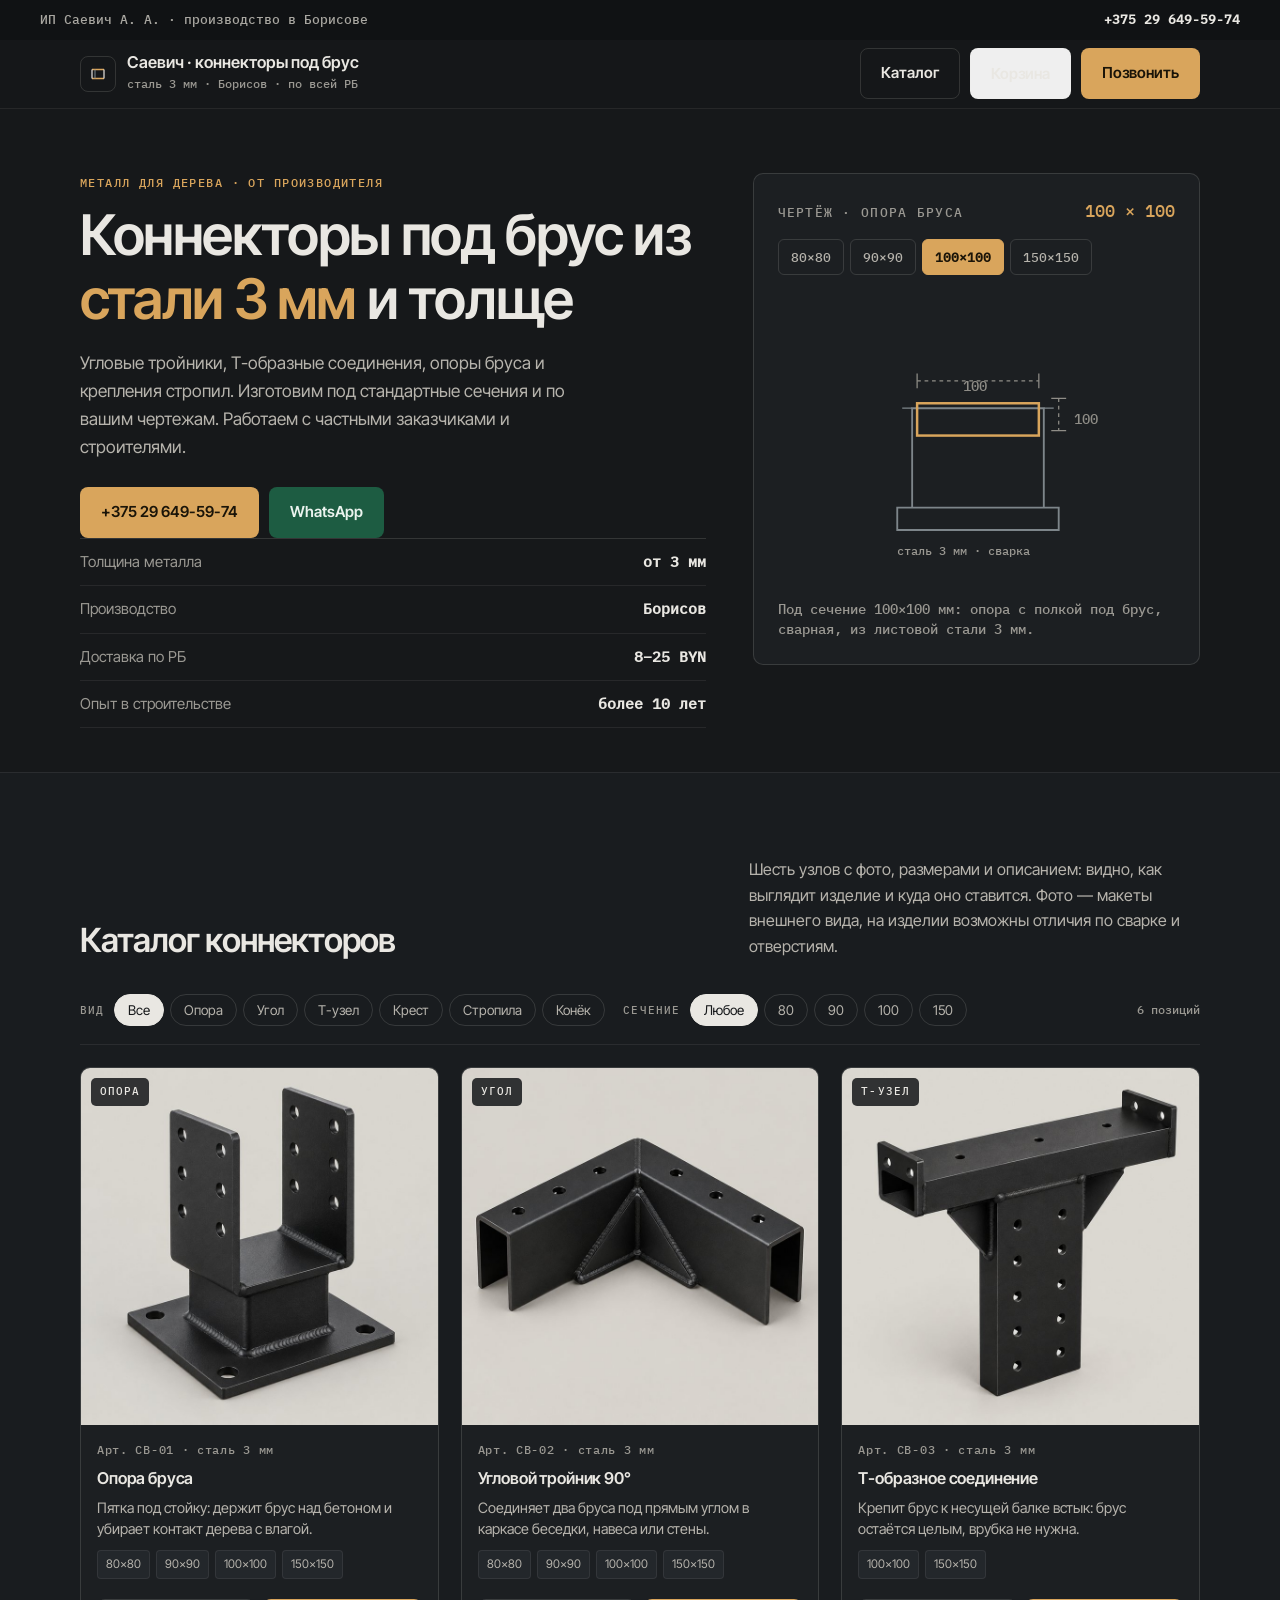
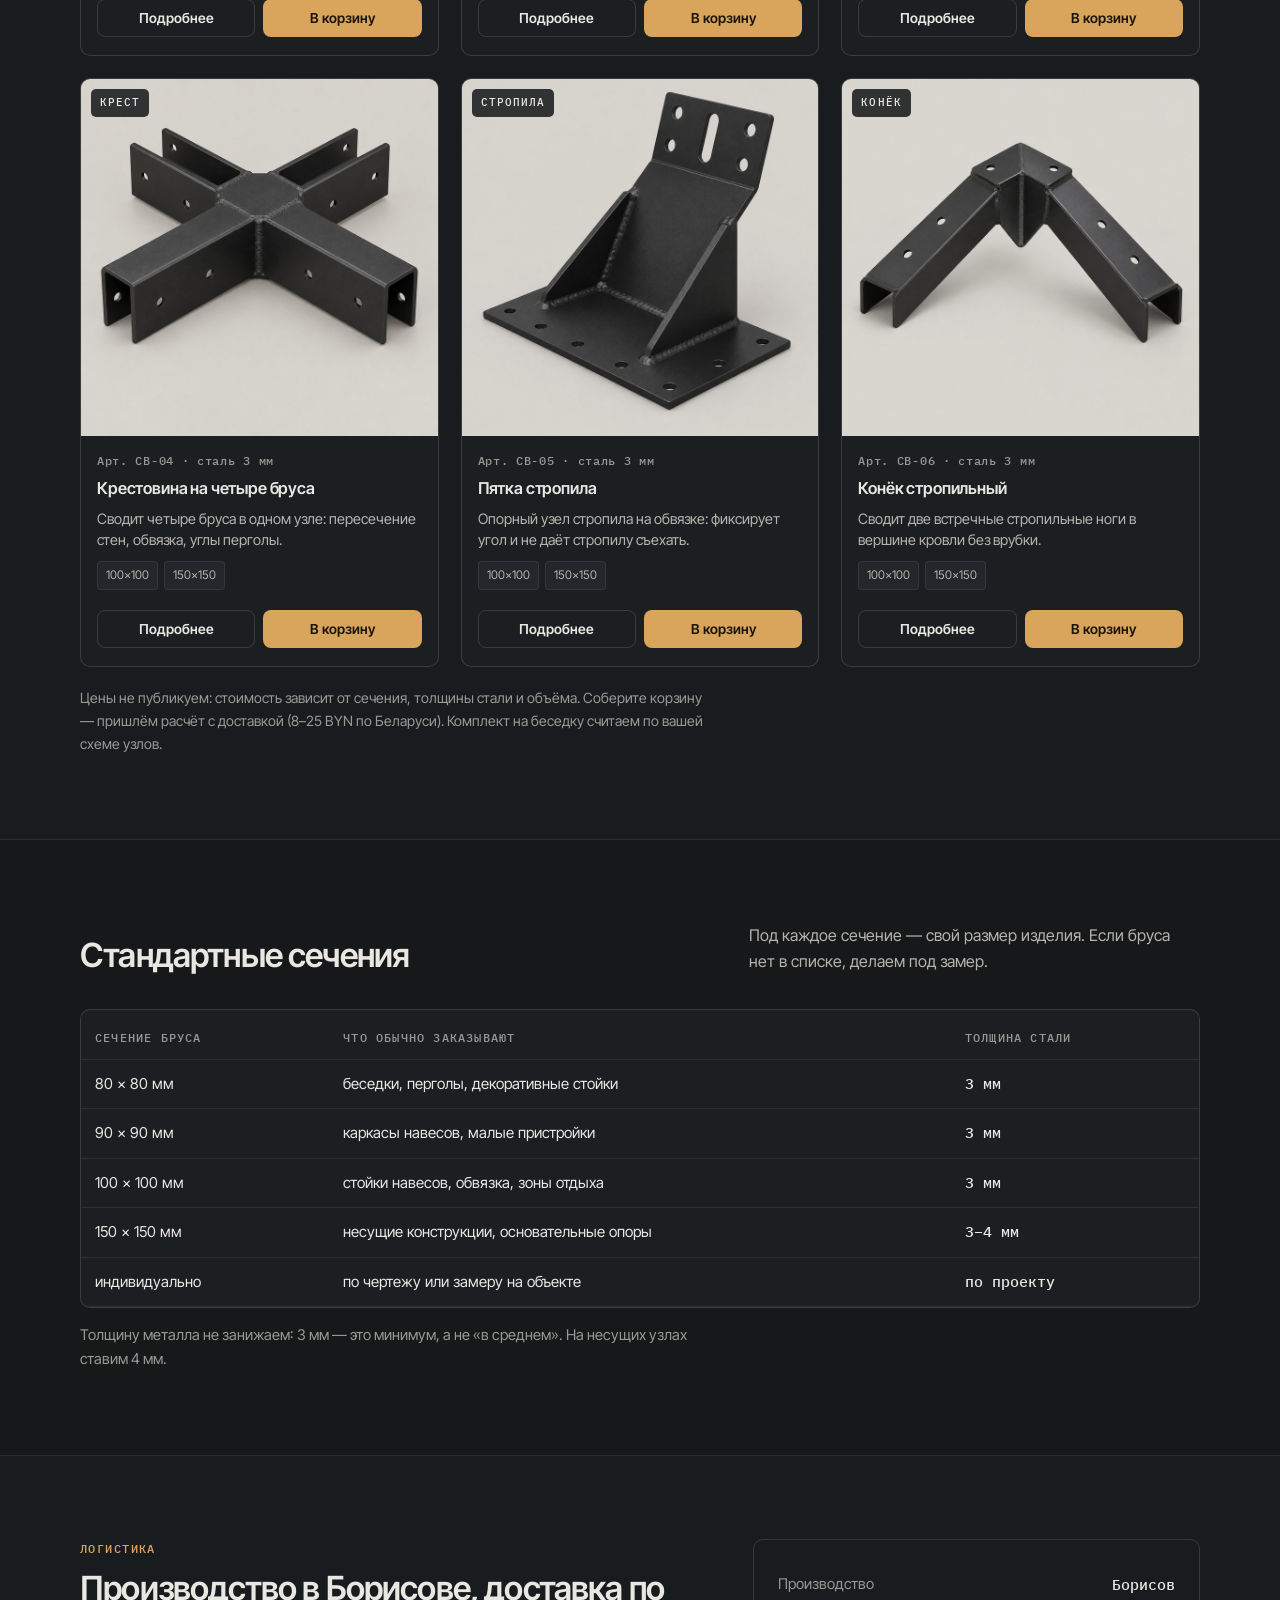
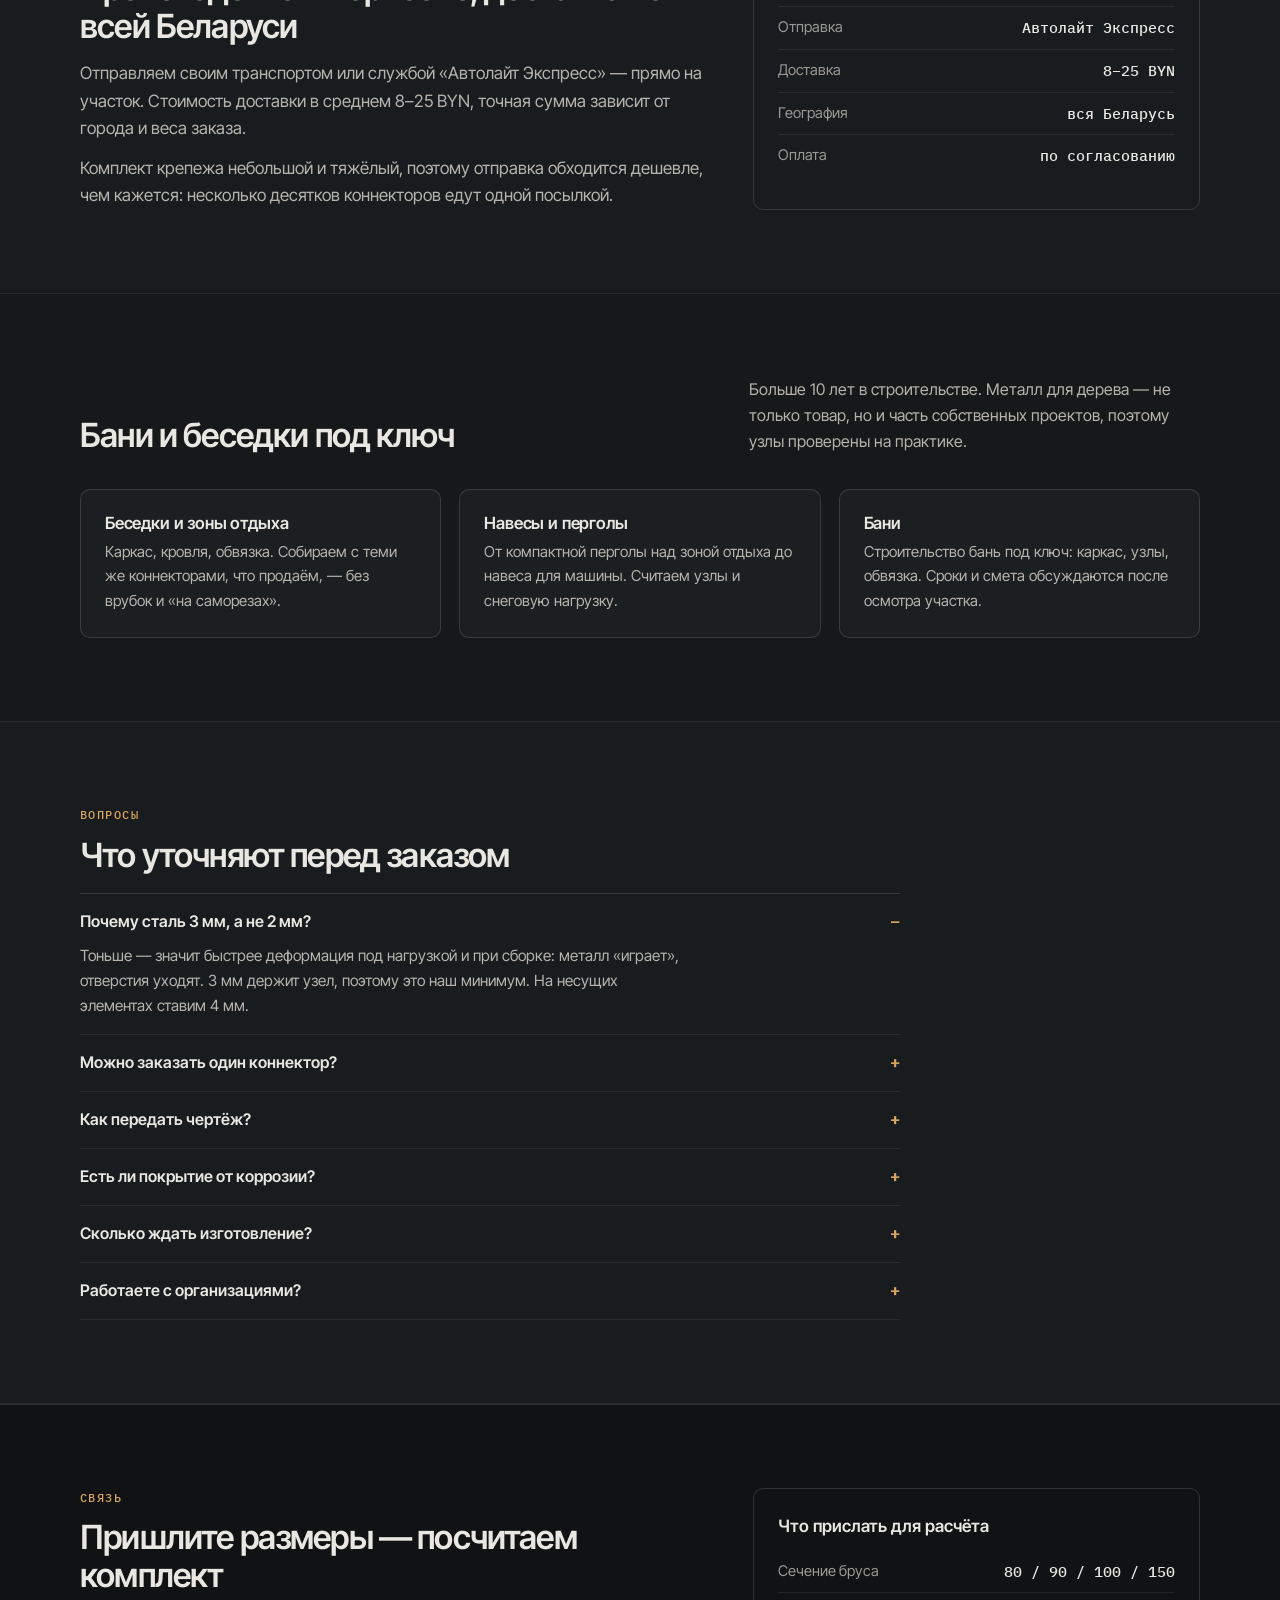
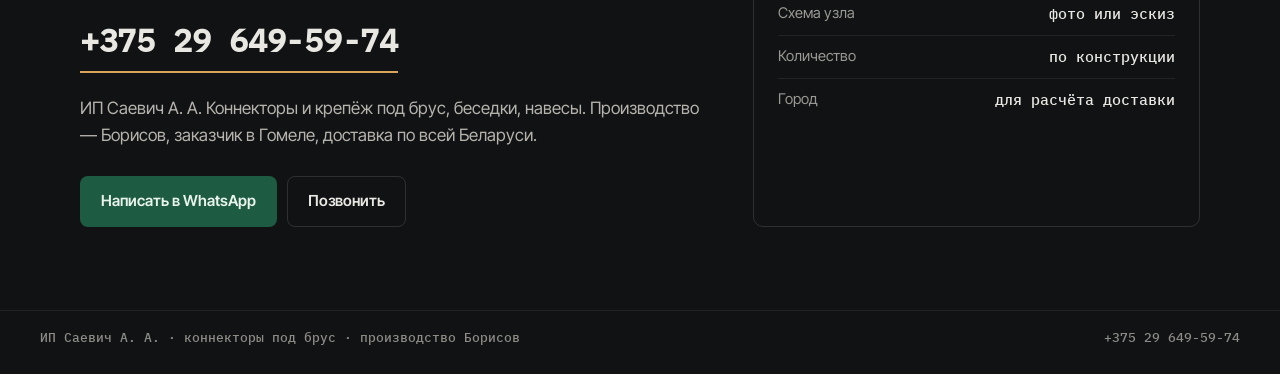
<file: index.html>
<!DOCTYPE html>
<html lang="ru">
<head>
<meta charset="UTF-8">
<meta name="viewport" content="width=device-width, initial-scale=1">
<title>Коннекторы под брус из стали 3 мм — производство, Борисов | ИП Саевич</title>
<meta name="description" content="Каталог коннекторов под брус с фото и описанием узла: опора, угловой тройник, Т-соединение, крестовина, пятка и конёк стропила. Сечения 80, 90, 100, 150 мм, сталь 3 мм. Корзина и расчёт комплекта, доставка по Беларуси. +375 29 649-59-74.">
<link rel="icon" href="favicon.svg" type="image/svg+xml">
<meta property="og:type" content="website">
<meta property="og:image" content="images/conn-1.jpg">
<meta property="og:title" content="Коннекторы под брус — сталь 3 мм, от производителя">
<meta property="og:locale" content="ru_RU">
<link rel="stylesheet" href="style.css">
</head>
<body id="top">
<div class="top"><div class="wrap"><span>ИП Саевич А. А. · производство в Борисове</span><span><b>+375 29 649-59-74</b></span></div></div>
<header class="hdr"><div class="wrap hrow">
  <a class="logo" href="#top">
    <i><svg viewBox="0 0 24 24" width="18" height="18" aria-hidden="true"><path d="M4 6h16M4 18h16" stroke="#d9a55c" stroke-width="2"/><path d="M4 6v12M20 6v12" stroke="#e9e7e2" stroke-width="1.6"/><path d="M8 6v12" stroke="#7d858a" stroke-width="1.4"/></svg></i>
    <span><span class="lg-t">Саевич · коннекторы под брус</span><span class="lg-s">сталь 3 мм · Борисов · по всей РБ</span></span>
  </a>
  <div class="cta" style="margin:0">
    <a class="btn btn-ghost" href="#types">Каталог</a>
    <button class="btn btn-ghost cartbtn" type="button" data-open-cart>Корзина <span class="cartn" data-empty="true">0</span></button>
    <a class="btn btn-acc" href="tel:+375296495974">Позвонить</a>
  </div>
</div></header>
<main>
<section class="hero"><div class="wrap"><div class="hg">
  <div>
    <span class="lbl">Металл для дерева · от производителя</span>
    <h1>Коннекторы под брус из <em>стали 3 мм</em> и толще</h1>
    <p class="lead">Угловые тройники, Т-образные соединения, опоры бруса и крепления стропил. Изготовим под стандартные сечения и по вашим чертежам. Работаем с частными заказчиками и строителями.</p>
    <div class="cta">
      <a class="btn btn-acc" href="tel:+375296495974">+375 29 649-59-74</a>
      <a class="btn btn-wa" href="https://wa.me/375296495974" target="_blank" rel="noopener">WhatsApp</a>
    </div>
    <ul class="spec">
      <li><span>Толщина металла</span><b>от 3 мм</b></li>
      <li><span>Производство</span><b>Борисов</b></li>
      <li><span>Доставка по РБ</span><b>8–25 BYN</b></li>
      <li><span>Опыт в строительстве</span><b>более 10 лет</b></li>
    </ul>
  </div>
  <div class="draft">
    <div class="draft-head"><b>Чертёж · опора бруса</b><span class="val" id="dimVal">100 × 100</span></div>
    <div class="sizes" id="sizes" role="group" aria-label="Сечение бруса">
      <button data-s="80" aria-pressed="false">80×80</button>
      <button data-s="90" aria-pressed="false">90×90</button>
      <button data-s="100" aria-pressed="true">100×100</button>
      <button data-s="150" aria-pressed="false">150×150</button>
    </div>
    <svg class="tech" viewBox="0 0 320 240" role="img" aria-labelledby="tt td">
      <title id="tt">Опора бруса с размерами</title>
      <desc id="td">Схематичный чертёж стальной опоры под брус с указанием размера сечения.</desc>
      <g stroke="#7d858a" stroke-width="1.5" fill="none">
        <path id="plate" d="M96 176h130v18H96z"/>
        <path id="walls" d="M108 176V96h106v80"/>
        <path d="M108 96h-8M214 96h8" stroke-width="1"/>
      </g>
      <g id="beam" stroke="#d9a55c" stroke-width="2" fill="none">
        <rect id="beamRect" x="112" y="88" width="98" height="26"/>
      </g>
      <g font-family="IBM Plex Mono, monospace" font-size="11" fill="#8f8d87">
        <text id="dimW" x="140" y="82">100</text>
        <text id="dimH" x="238" y="112">100</text>
      </g>
      <g stroke="#8f8d87" stroke-width="1" fill="none">
        <path d="M112 74h98" stroke-dasharray="3 3"/><path d="M112 68v12M210 68v12"/>
        <path d="M226 88v26" stroke-dasharray="3 3"/><path d="M220 88h12M220 114h12"/>
      </g>
      <text x="96" y="214" font-family="IBM Plex Mono, monospace" font-size="10" fill="#9a9892">сталь 3 мм · сварка</text>
    </svg>
    <p class="cap" id="draftCap">Под сечение 100×100 мм: опора с полкой под брус, сварная, из листовой стали 3 мм.</p>
  </div>
</div></div></section>
<section class="blk alt" id="types"><div class="wrap">
  <div class="sec">
    <h2>Каталог коннекторов</h2>
    <p>Шесть узлов с фото, размерами и описанием: видно, как выглядит изделие и куда оно ставится. Фото — макеты внешнего вида, на изделии возможны отличия по сварке и отверстиям.</p>
  </div>
  <div class="catbar" id="filters">
    <div class="fgroup"><span>Вид</span>
      <button class="fchip" data-kind="all" aria-pressed="true">Все</button>
      <button class="fchip" data-kind="опора" aria-pressed="false">Опора</button>
      <button class="fchip" data-kind="угол" aria-pressed="false">Угол</button>
      <button class="fchip" data-kind="Т-узел" aria-pressed="false">Т-узел</button>
      <button class="fchip" data-kind="крест" aria-pressed="false">Крест</button>
      <button class="fchip" data-kind="стропила" aria-pressed="false">Стропила</button>
      <button class="fchip" data-kind="конёк" aria-pressed="false">Конёк</button>
    </div>
    <div class="fgroup"><span>Сечение</span>
      <button class="fchip" data-size="all" aria-pressed="true">Любое</button>
      <button class="fchip" data-size="80" aria-pressed="false">80</button>
      <button class="fchip" data-size="90" aria-pressed="false">90</button>
      <button class="fchip" data-size="100" aria-pressed="false">100</button>
      <button class="fchip" data-size="150" aria-pressed="false">150</button>
    </div>
    <div class="fcount" id="pcount" aria-live="polite">6 позиций</div>
  </div>
  <div class="pgrid" id="pgrid"></div>
  <p class="pempty" id="pempty" hidden>Под этот фильтр позиций нет. Сбросьте вид или сечение — или закажите изделие по чертежу.</p>
  <p class="pnote">Цены не публикуем: стоимость зависит от сечения, толщины стали и объёма. Соберите корзину — пришлём расчёт с доставкой (8–25 BYN по Беларуси). Комплект на беседку считаем по вашей схеме узлов.</p>
</div></section>


<section class="blk" id="sizes"><div class="wrap">
  <div class="sec">
    <h2>Стандартные сечения</h2>
    <p>Под каждое сечение — свой размер изделия. Если бруса нет в списке, делаем под замер.</p>
  </div>
  <div class="tblwrap">
    <table class="tbl">
      <thead><tr><th>Сечение бруса</th><th>Что обычно заказывают</th><th>Толщина стали</th></tr></thead>
      <tbody>
        <tr><td>80 × 80 мм</td><td>беседки, перголы, декоративные стойки</td><td>3 мм</td></tr>
        <tr><td>90 × 90 мм</td><td>каркасы навесов, малые пристройки</td><td>3 мм</td></tr>
        <tr><td>100 × 100 мм</td><td>стойки навесов, обвязка, зоны отдыха</td><td>3 мм</td></tr>
        <tr><td>150 × 150 мм</td><td>несущие конструкции, основательные опоры</td><td>3–4 мм</td></tr>
        <tr><td>индивидуально</td><td>по чертежу или замеру на объекте</td><td>по проекту</td></tr>
      </tbody>
    </table>
  </div>
  <p style="margin-top:16px;color:var(--ink3);font-size:.92rem">Толщину металла не занижаем: 3 мм — это минимум, а не «в среднем». На несущих узлах ставим 4 мм.</p>
</div></section>
<section class="blk alt" id="delivery"><div class="wrap">
  <div class="cg">
    <div>
      <span class="lbl">Логистика</span>
      <h2>Производство в Борисове, доставка по всей Беларуси</h2>
      <p style="margin-top:14px;color:var(--ink2)">Отправляем своим транспортом или службой «Автолайт Экспресс» — прямо на участок. Стоимость доставки в среднем 8–25 BYN, точная сумма зависит от города и веса заказа.</p>
      <p style="margin-top:12px;color:var(--ink2)">Комплект крепежа небольшой и тяжёлый, поэтому отправка обходится дешевле, чем кажется: несколько десятков коннекторов едут одной посылкой.</p>
    </div>
    <div class="cbox">
      <div class="row"><span>Производство</span><span>Борисов</span></div>
      <div class="row"><span>Отправка</span><span>Автолайт Экспресс</span></div>
      <div class="row"><span>Доставка</span><span>8–25 BYN</span></div>
      <div class="row"><span>География</span><span>вся Беларусь</span></div>
      <div class="row"><span>Оплата</span><span>по согласованию</span></div>
    </div>
  </div>
</div></section>

<section class="blk" id="build"><div class="wrap">
  <div class="sec">
    <h2>Бани и беседки под ключ</h2>
    <p>Больше 10 лет в строительстве. Металл для дерева — не только товар, но и часть собственных проектов, поэтому узлы проверены на практике.</p>
  </div>
  <div class="grid">
    <article class="card"><h3>Беседки и зоны отдыха</h3><p>Каркас, кровля, обвязка. Собираем с теми же коннекторами, что продаём, — без врубок и «на саморезах».</p></article>
    <article class="card"><h3>Навесы и перголы</h3><p>От компактной перголы над зоной отдыха до навеса для машины. Считаем узлы и снеговую нагрузку.</p></article>
    <article class="card"><h3>Бани</h3><p>Строительство бань под ключ: каркас, узлы, обвязка. Сроки и смета обсуждаются после осмотра участка.</p></article>
  </div>
</div></section>

<section class="blk alt" id="faq"><div class="wrap">
  <span class="lbl">Вопросы</span>
  <h2 style="margin-bottom:18px">Что уточняют перед заказом</h2>
  <div class="faq">
    <details open><summary>Почему сталь 3 мм, а не 2 мм?</summary><p>Тоньше — значит быстрее деформация под нагрузкой и при сборке: металл «играет», отверстия уходят. 3 мм держит узел, поэтому это наш минимум. На несущих элементах ставим 4 мм.</p></details>
    <details><summary>Можно заказать один коннектор?</summary><p>Можно, но обычно заказывают комплект на конструкцию: доставка одна, а коннекторы нужны во всех узлах. Поможем посчитать количество.</p></details>
    <details><summary>Как передать чертёж?</summary><p>Фото эскиза, размеры от руки или файл — подойдёт любой вариант. По нему назовём цену и срок изготовления.</p></details>
    <details><summary>Есть ли покрытие от коррозии?</summary><p>Изделия можно заказать с покрытием — обсудите это при заказе. Металл без покрытия внутри конструкции всё равно стоит защищать от влаги.</p></details>
    <details><summary>Сколько ждать изготовление?</summary><p>Зависит от объёма: стандартные позиции готовим быстрее, индивидуальные — дольше. Срок называем при заказе, до оплаты.</p></details>
    <details><summary>Работаете с организациями?</summary><p>Да, изготавливаем комплекты для строительных бригад и организаций: по чертежам, с расчётом на объект.</p></details>
  </div>
</div></section>

<section class="cont" id="contacts"><div class="wrap cg">
  <div>
    <span class="lbl">Связь</span>
    <h2 style="margin-bottom:16px">Пришлите размеры — посчитаем комплект</h2>
    <a class="phone" href="tel:+375296495974">+375 29 649-59-74</a>
    <p style="margin-top:14px;color:var(--ink2)">ИП Саевич А. А. Коннекторы и крепёж под брус, беседки, навесы. Производство — Борисов, заказчик в Гомеле, доставка по всей Беларуси.</p>
    <div class="cta">
      <a class="btn btn-wa" href="https://wa.me/375296495974" target="_blank" rel="noopener">Написать в WhatsApp</a>
      <a class="btn btn-ghost" href="tel:+375296495974">Позвонить</a>
    </div>
  </div>
  <div class="cbox">
    <b style="display:block;margin-bottom:10px;font-family:var(--f)">Что прислать для расчёта</b>
    <div class="row"><span>Сечение бруса</span><span>80 / 90 / 100 / 150</span></div>
    <div class="row"><span>Схема узла</span><span>фото или эскиз</span></div>
    <div class="row"><span>Количество</span><span>по конструкции</span></div>
    <div class="row"><span>Город</span><span>для расчёта доставки</span></div>
  </div>
</div></section>
</main>
<footer><div class="wrap">
  <span>ИП Саевич А. А. · коннекторы под брус · производство Борисов</span>
  <span>+375 29 649-59-74</span>
</div></footer>
<div class="modal" id="modal" hidden role="dialog" aria-modal="true" aria-labelledby="mTitle">
  <div class="mback" data-close="modal"></div>
  <div class="mbox">
    <button class="mclose" data-close="modal" aria-label="Закрыть">✕</button>
    <div class="mgrid">
      <div class="mmedia"><img id="mImg" src="images/conn-1.jpg" alt=""></div>
      <div class="minfo">
        <span class="lbl" id="mKind" style="margin-bottom:8px"></span>
        <h3 id="mTitle"></h3>
        <span class="part" id="mArt"></span>
        <p class="pdesc" id="mDesc" style="margin-top:10px"></p>
        <div class="mwhere" id="mWhere"></div>
        <table class="mspec"><tbody id="mSpec"></tbody></table>
        <span class="lbl" style="margin-bottom:6px">Сечение бруса, мм</span>
        <div class="mopts" id="mOpts" role="group" aria-label="Сечение бруса"></div>
        <div class="mrow">
          <div class="qty"><button type="button" id="mMinus" aria-label="Меньше">−</button><span id="mQty">1</span><button type="button" id="mPlus" aria-label="Больше">+</button></div>
          <button class="btn btn-acc" id="mAdd">Добавить в корзину</button>
        </div>
        <p class="mhint">Стоимость и срок изготовления назовём после заявки: цена зависит от объёма партии.</p>
      </div>
    </div>
  </div>
</div>
<div class="drawer" id="drawer" hidden role="dialog" aria-modal="true" aria-labelledby="dTitle">
  <div class="dback" data-close="drawer"></div>
  <div class="dpanel">
    <div class="dhead"><b id="dTitle">Корзина</b><button class="mclose" style="position:static" data-close="drawer" aria-label="Закрыть корзину">✕</button></div>
    <div class="ditems" id="dItems"></div>
    <div class="dfoot">
      <div class="sum"><span>Позиций</span><b id="dCount">0</b></div>
      <div class="sum"><span>Всего изделий</span><b id="dTotal">0</b></div>
      <p class="dnote">Цены в корзине не считаем: пришлём расчёт на всё содержимое с доставкой. Проверьте количество и отправьте заявку.</p>
      <input class="dinput" id="dCity" type="text" placeholder="Город для доставки" autocomplete="address-level2">
      <a class="btn btn-wa" id="dWa" href="#" target="_blank" rel="noopener">Отправить заявку в WhatsApp</a>
      <button class="btn btn-line" id="dCopy" type="button">Скопировать список</button>
    </div>
  </div>
</div>
<div class="toast" id="toast" role="status" aria-live="polite"></div>
<script>
(function(){
  var WA='375296495974';
  var P=[
    {id:'opora',kind:'опора',art:'СВ-01',name:'Опора бруса',img:'images/conn-1.jpg',
     sizes:[80,90,100,150],steel:'3 мм',
     short:'Пятка под стойку: держит брус над бетоном и убирает контакт дерева с влагой.',
     full:'Сварная опора из листовой стали: основание крепится к бетону, в стакан входит брус. Дерево не касается фундамента, узел работает на сжатие и сдвиг. Ставится под стойки пергол, навесов и беседок.',
     where:'Узел: низ стойки — от фундамента или винтовой сваи до обвязки.'},
    {id:'ugol',kind:'угол',art:'СВ-02',name:'Угловой тройник 90°',img:'images/conn-2.jpg',
     sizes:[80,90,100,150],steel:'3 мм',
     short:'Соединяет два бруса под прямым углом в каркасе беседки, навеса или стены.',
     full:'Два перпендикулярных лотка под брус, сваренных под 90°, с косынкой в углу. Снимает нагрузку с саморезов: узел держит форму на сжатие и сдвиг. Брус не нужно подрезать под врубку.',
     where:'Узел: угол каркаса — стойка и обвязка, стойка и балка.'},
    {id:'t',kind:'Т-узел',art:'СВ-03',name:'Т-образное соединение',img:'images/conn-3.jpg',
     sizes:[100,150],steel:'3 мм',
     short:'Крепит брус к несущей балке встык: брус остаётся целым, врубка не нужна.',
     full:'Т-образный узел из листовой стали с рёбрами жёсткости. Брус примыкает к балке встык и фиксируется болтами через отверстия в лотке. Применяется в обвязке, при устройстве промежуточных стоек и ригелей.',
     where:'Узел: примыкание бруса к балке — середина пролёта, промежуточная стойка.'},
    {id:'krest',kind:'крест',art:'СВ-04',name:'Крестовина на четыре бруса',img:'images/conn-4.jpg',
     sizes:[100,150],steel:'3 мм',
     short:'Сводит четыре бруса в одном узле: пересечение стен, обвязка, углы перголы.',
     full:'Симметричный крест из четырёх лотков со сварным центральным узлом. Позволяет собрать пересечение без врубок и без ослабления бруса. На несущих конструкциях делаем из стали 4 мм.',
     where:'Узел: пересечение четырёх брусьев — обвязка, крестовина перголы.'},
    {id:'pjatka',kind:'стропила',art:'СВ-05',name:'Пятка стропила',img:'images/conn-5.jpg',
     sizes:[100,150],steel:'3 мм',
     short:'Опорный узел стропила на обвязке: фиксирует угол и не даёт стропилу съехать.',
     full:'Опорная площадка с боковыми рёбрами: стропило ложится на обвязку и держится от бокового сдвига. Узел работает на снеговую и ветровую нагрузку, ставится парой на каждое стропило.',
     where:'Узел: стропило и верхняя обвязка — опорная пята ската.'},
    {id:'konjok',kind:'конёк',art:'СВ-06',name:'Конёк стропильный',img:'images/conn-6.jpg',
     sizes:[100,150],steel:'3 мм',
     short:'Сводит две встречные стропильные ноги в вершине кровли без врубки.',
     full:'Симметричный узел с двумя лотками под стропила и усилением под вершиной. Держит угол скатов, разгружает гвоздевое соединение. Под несущую кровлю делаем из стали 4 мм.',
     where:'Узел: вершина кровли — соединение двух стропил.'}
  ];
  var SIZES_LBL=[80,90,100,150];
  var GEN='Все изделия — из листовой стали 3 мм (4 мм на несущих узлах), сварные, под стандартные сечения бруса. Покрытие — по запросу: без него металл внутри конструкции нужно защищать от влаги.';
  var KEY='saevich_cart_v1', CKEY='saevich_city_v1';
  var cart={}, city='';
  try{ cart=JSON.parse(localStorage.getItem(KEY)||'{}')||{}; city=localStorage.getItem(CKEY)||''; }catch(e){ cart={}; }
  var $=function(s){return document.querySelector(s)};
  var state={kind:'all',size:'all'};

  function money(){return ''}
  function esc(s){return String(s).replace(/[&<>"]/g,function(c){return {'&':'&amp;','<':'&lt;','>':'&gt;','"':'&quot;'}[c]})}
  function byId(id){for(var i=0;i<P.length;i++){if(P[i].id===id)return P[i]}return null}
  function keyOf(id,size){return id+'|'+size}

  /* ---------- каталог ---------- */
  var grid=$('#pgrid'), empty=$('#pempty'), pc=$('#pcount');
  function visible(){
    return P.filter(function(p){
      if(state.kind!=='all' && p.kind!==state.kind) return false;
      if(state.size!=='all' && p.sizes.indexOf(+state.size)<0) return false;
      return true;
    });
  }
  function card(p){
    var sizes=p.sizes.map(function(s){return '<span>'+s+'×'+s+'</span>'}).join('');
    return '<article class="pcard">'+
      '<div class="pthumb"><span class="pbadge">'+esc(p.kind)+'</span>'+
        '<img src="'+p.img+'" alt="'+esc(p.name)+' — коннектор под брус, сталь '+p.steel+'" width="760" height="760" loading="lazy" decoding="async"></div>'+
      '<div class="pinfo">'+
        '<span class="part">Арт. '+p.art+' · сталь '+p.steel+'</span>'+
        '<h3>'+esc(p.name)+'</h3>'+
        '<p class="pdesc">'+esc(p.short)+'</p>'+
        '<div class="pmeta">'+sizes+'</div>'+
        '<div class="pacts">'+
          '<button class="btn btn-line" data-more="'+p.id+'">Подробнее</button>'+
          '<button class="btn btn-acc" data-add="'+p.id+'">В корзину</button>'+
        '</div>'+
      '</div></article>';
  }
  function plural(n,a,b,c){var n10=n%10,n100=n%100;if(n10===1&&n100!==11)return a;if(n10>=2&&n10<=4&&(n100<12||n100>14))return b;return c}
  function render(){
    var list=visible();
    grid.innerHTML=list.map(card).join('');
    empty.hidden=list.length>0;
    pc.textContent=list.length+' '+plural(list.length,'позиция','позиции','позиций');
  }
  document.querySelectorAll('#filters .fchip').forEach(function(b){
    b.addEventListener('click',function(){
      var k=b.dataset.kind, s=b.dataset.size;
      if(k){ state.kind=k; document.querySelectorAll('[data-kind]').forEach(function(x){x.setAttribute('aria-pressed',String(x.dataset.kind===k))}); }
      if(s){ state.size=s; document.querySelectorAll('[data-size]').forEach(function(x){x.setAttribute('aria-pressed',String(x.dataset.size===s))}); }
      render();
    });
  });

  /* ---------- модалка ---------- */
  var modal=$('#modal'), mP=null, mSize=100, mQty=1, lastFocus=null;
  function openModal(id){
    mP=byId(id); if(!mP) return;
    mSize=mP.sizes.indexOf(100)>=0?100:mP.sizes[0]; mQty=1;
    lastFocus=document.activeElement;
    $('#mImg').src=mP.img; $('#mImg').alt=mP.name+' — коннектор под брус';
    $('#mKind').textContent='Вид: '+mP.kind;
    $('#mTitle').textContent=mP.name;
    $('#mArt').textContent='Арт. '+mP.art;
    $('#mDesc').textContent=mP.full;
    $('#mWhere').textContent=mP.where;
    $('#mSpec').innerHTML=
      '<tr><th>Толщина стали</th><td>'+mP.steel+(mP.steel==='3 мм'?' (4 мм на несущих)':'')+'</td></tr>'+
      '<tr><th>Материал</th><td>листовая сталь, сварка</td></tr>'+
      '<tr><th>Сечения бруса</th><td>'+mP.sizes.map(function(s){return s+'×'+s}).join(' · ')+' мм</td></tr>'+
      '<tr><th>Крепёж</th><td>болты или саморезы по проекту</td></tr>'+
      '<tr><th>Покрытие</th><td>по запросу (грунт или краска)</td></tr>'+
      '<tr><th>Изготовление</th><td>под заказ, срок — по объёму партии</td></tr>';
    $('#mOpts').innerHTML=mP.sizes.map(function(s){
      return '<button type="button" data-ms="'+s+'" aria-pressed="'+(s===mSize)+'">'+s+'×'+s+'</button>';
    }).join('');
    $('#mQty').textContent=mQty;
    modal.hidden=false; document.body.style.overflow='hidden';
    document.querySelector('#mOpts button').focus();
  }
  function closeModal(){ modal.hidden=true; if($('#drawer').hidden) document.body.style.overflow=''; if(lastFocus) lastFocus.focus(); }
  document.addEventListener('click',function(e){
    var more=e.target.closest('[data-more]'), add=e.target.closest('[data-add]'), ms=e.target.closest('[data-ms]'), cl=e.target.closest('[data-close]');
    if(more) openModal(more.dataset.more);
    if(add){ var p=byId(add.dataset.add); addToCart(p.id, p.sizes.indexOf(100)>=0?100:p.sizes[0], 1); toast('Добавлено: '+p.name); }
    if(ms){ mSize=+ms.dataset.ms; document.querySelectorAll('#mOpts button').forEach(function(b){b.setAttribute('aria-pressed',String(+b.dataset.ms===mSize))}); }
    if(cl){ cl.dataset.close==='modal'?closeModal():closeDrawer(); }
  });
  $('#mMinus').addEventListener('click',function(){ mQty=Math.max(1,mQty-1); $('#mQty').textContent=mQty; });
  $('#mPlus').addEventListener('click',function(){ mQty=Math.min(99,mQty+1); $('#mQty').textContent=mQty; });
  $('#mAdd').addEventListener('click',function(){ addToCart(mP.id,mSize,mQty); toast('Добавлено: '+mP.name+' '+mSize+'×'+mSize); closeModal(); });
  document.addEventListener('keydown',function(e){
    if(e.key!=='Escape') return;
    if(!modal.hidden) closeModal(); else if(!$('#drawer').hidden) closeDrawer();
  });

  /* ---------- корзина ---------- */
  var drawer=$('#drawer'), dItems=$('#dItems'), dCount=$('#dCount'), dTotal=$('#dTotal'), dWa=$('#dWa'), dCopy=$('#dCopy'), dCity=$('#dCity');
  dCity.value=city;
  function save(){ try{ localStorage.setItem(KEY,JSON.stringify(cart)); localStorage.setItem(CKEY,dCity.value||''); }catch(e){} }
  function lines(){
    var out=[];
    Object.keys(cart).forEach(function(k){
      var parts=k.split('|'), p=byId(parts[0]); if(!p) return;
      out.push({p:p,size:+parts[1],qty:cart[k]});
    });
    return out;
  }
  function addToCart(id,size,qty){
    var k=keyOf(id,size); cart[k]=(cart[k]||0)+qty; save(); paint();
  }
  function paint(){
    var L=lines(), pos=L.length, tot=L.reduce(function(a,b){return a+b.qty},0);
    dCount.textContent=pos; dTotal.textContent=tot;
    var n=document.querySelectorAll('.cartn'); n.forEach(function(el){ el.textContent=tot; el.dataset.empty=String(tot===0); });
    if(!pos){ dItems.innerHTML='<p class="dempty">Корзина пуста. Добавьте коннекторы из каталога — пришлём расчёт на весь комплект.</p>'; }
    else {
      dItems.innerHTML=L.map(function(it){
        var k=keyOf(it.p.id,it.size);
        return '<div class="ditem"><img src="'+it.p.img+'" alt="" width="56" height="56" loading="lazy">'+
          '<div><b>'+esc(it.p.name)+'</b><div class="sub">'+it.p.art+' · '+it.size+'×'+it.size+' мм</div>'+
          '<div class="ctl"><button type="button" data-dec="'+k+'" aria-label="Меньше">−</button><span>'+it.qty+'</span><button type="button" data-inc="'+k+'" aria-label="Больше">+</button>'+
          '<button type="button" class="drem" data-rem="'+k+'">удалить</button></div></div>'+
          '<div class="part">'+it.qty+' шт.</div></div>';
      }).join('');
    }
    dWa.href=waLink();
  }
  function waLink(){
    var L=lines();
    if(!L.length) return 'https://wa.me/'+WA;
    var t=['Заявка с сайта — коннекторы под брус',''];
    L.forEach(function(it,i){ t.push((i+1)+'. '+it.p.name+' (арт. '+it.p.art+'), '+it.size+'×'+it.size+' мм — '+it.qty+' шт.'); });
    t.push('');
    t.push('Всего изделий: '+L.reduce(function(a,b){return a+b.qty},0)+' в '+L.length+' позициях.');
    if(dCity.value.trim()) t.push('Город доставки: '+dCity.value.trim());
    t.push('Прошу рассчитать стоимость с доставкой и срок изготовления.');
    return 'https://wa.me/'+WA+'?text='+encodeURIComponent(t.join('\n'));
  }
  function openDrawer(){ drawer.hidden=false; document.body.style.overflow='hidden'; document.querySelector('#drawer .mclose').focus(); }
  function closeDrawer(){ drawer.hidden=true; if(modal.hidden) document.body.style.overflow=''; }
  document.addEventListener('click',function(e){
    var inc=e.target.closest('[data-inc]'), dec=e.target.closest('[data-dec]'), rem=e.target.closest('[data-rem]');
    if(inc){ cart[inc.dataset.inc]++; save(); paint(); }
    if(dec){ var k=dec.dataset.dec; cart[k]--; if(cart[k]<=0) delete cart[k]; save(); paint(); }
    if(rem){ delete cart[rem.dataset.rem]; save(); paint(); }
  });
  dCity.addEventListener('input',function(){ save(); dWa.href=waLink(); });
  document.querySelectorAll('[data-open-cart]').forEach(function(b){ b.addEventListener('click',function(e){ e.preventDefault(); openDrawer(); }); });
  dWa.addEventListener('click',function(e){ if(!lines().length){ e.preventDefault(); toast('Сначала добавьте коннекторы в корзину'); } });
  dCopy.addEventListener('click',function(){
    var L=lines(); if(!L.length){ toast('Корзина пуста'); return; }
    var txt=decodeURIComponent(waLink().split('text=')[1]||'');
    var done=function(){ toast('Список скопирован'); };
    if(navigator.clipboard&&navigator.clipboard.writeText){ navigator.clipboard.writeText(txt).then(done,fallback); } else fallback();
    function fallback(){ var ta=document.createElement('textarea'); ta.value=txt; document.body.appendChild(ta); ta.select(); try{document.execCommand('copy');done()}catch(e){toast('Не удалось скопировать')} ta.remove(); }
  });

  var tEl=$('#toast'), tT;
  function toast(msg){ tEl.textContent=msg; tEl.dataset.on='true'; clearTimeout(tT); tT=setTimeout(function(){ tEl.dataset.on='false'; },2200); }

  render(); paint();
  window.__cart={add:addToCart, lines:lines, state:state, wa:waLink};
})();
</script>
</body>
</html>
<script>
(function(){
  var RECT=document.getElementById('beamRect');
  var DIMW=document.getElementById('dimW'), DIMH=document.getElementById('dimH');
  var VAL=document.getElementById('dimVal'), CAP=document.getElementById('draftCap');
  var btns=[].slice.call(document.querySelectorAll('#sizes button'));
  if(!RECT||!btns.length) return;
  var SCALE=0.66;                    // мм -> px на чертеже
  var base=100, baseW=98, baseH=26;
  function apply(mm){
    var w=Math.round(baseW*(mm/base)), h=Math.max(18, Math.round(baseH*(mm/base)));
    var x=Math.round(161-w/2), y=118-h;   // полка опоры остаётся на месте
    RECT.setAttribute('x',x); RECT.setAttribute('y',y);
    RECT.setAttribute('width',w); RECT.setAttribute('height',h);
    DIMW.textContent=mm; DIMW.setAttribute('x', Math.round(x+w/2-12));
    DIMH.textContent=mm; DIMH.setAttribute('y', Math.round(y+h/2+4));
    VAL.textContent=mm+' × '+mm;
    CAP.textContent='Под сечение '+mm+'×'+mm+' мм: опора с полкой под брус, сварная, из листовой стали 3 мм.';
    btns.forEach(function(b){ b.setAttribute('aria-pressed', String(+b.dataset.s===mm)); });
  }
  btns.forEach(function(b){ b.addEventListener('click', function(){ apply(+b.dataset.s); }); });
  apply(100);
})();
</script>
</file>
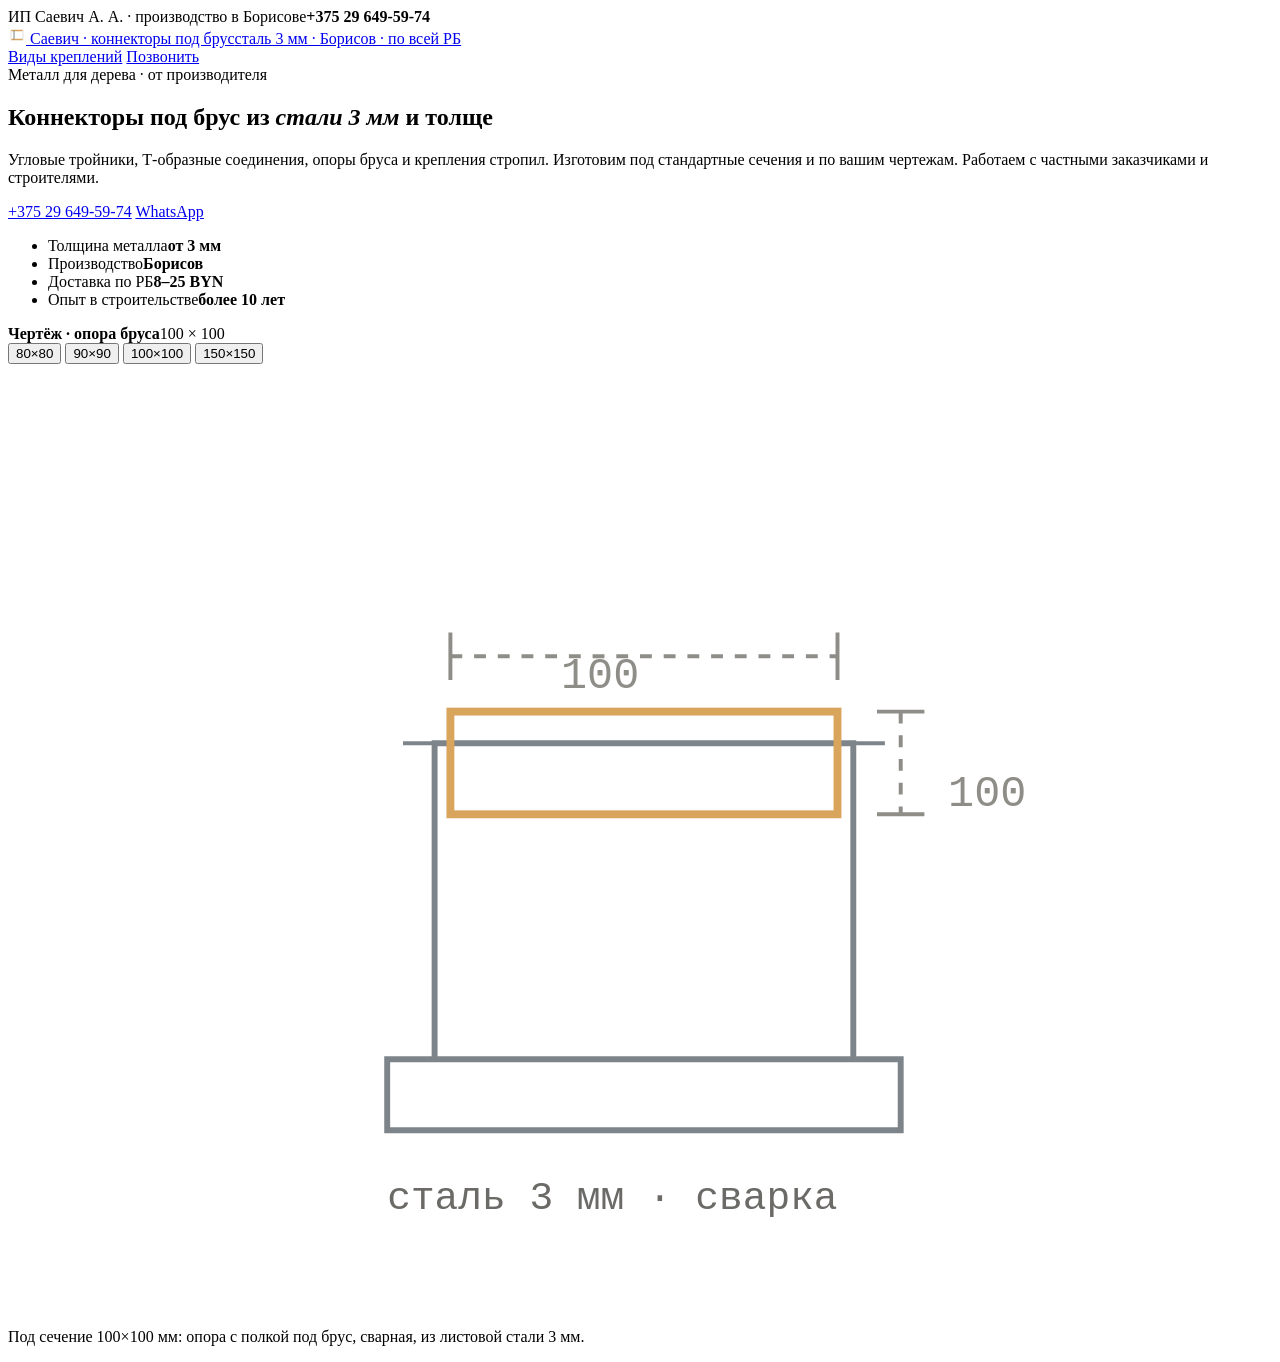
<file: a1.html>
<body id="top">
<div class="top"><div class="wrap"><span>ИП Саевич А. А. · производство в Борисове</span><span><b>+375 29 649-59-74</b></span></div></div>
<header class="hdr"><div class="wrap hrow">
  <a class="logo" href="#top">
    <i><svg viewBox="0 0 24 24" width="18" height="18" aria-hidden="true"><path d="M4 6h16M4 18h16" stroke="#d9a55c" stroke-width="2"/><path d="M4 6v12M20 6v12" stroke="#e9e7e2" stroke-width="1.6"/><path d="M8 6v12" stroke="#7d858a" stroke-width="1.4"/></svg></i>
    <span><span class="lg-t">Саевич · коннекторы под брус</span><span class="lg-s">сталь 3 мм · Борисов · по всей РБ</span></span>
  </a>
  <div class="cta" style="margin:0">
    <a class="btn btn-ghost" href="#types">Виды креплений</a>
    <a class="btn btn-acc" href="tel:+375296495974">Позвонить</a>
  </div>
</div></header>
<main>
<section class="hero"><div class="wrap"><div class="hg">
  <div>
    <span class="lbl">Металл для дерева · от производителя</span>
    <h1>Коннекторы под брус из <em>стали 3 мм</em> и толще</h1>
    <p class="lead">Угловые тройники, Т-образные соединения, опоры бруса и крепления стропил. Изготовим под стандартные сечения и по вашим чертежам. Работаем с частными заказчиками и строителями.</p>
    <div class="cta">
      <a class="btn btn-acc" href="tel:+375296495974">+375 29 649-59-74</a>
      <a class="btn btn-wa" href="https://wa.me/375296495974" target="_blank" rel="noopener">WhatsApp</a>
    </div>
    <ul class="spec">
      <li><span>Толщина металла</span><b>от 3 мм</b></li>
      <li><span>Производство</span><b>Борисов</b></li>
      <li><span>Доставка по РБ</span><b>8–25 BYN</b></li>
      <li><span>Опыт в строительстве</span><b>более 10 лет</b></li>
    </ul>
  </div>
  <div class="draft">
    <div class="draft-head"><b>Чертёж · опора бруса</b><span class="val" id="dimVal">100 × 100</span></div>
    <div class="sizes" id="sizes" role="group" aria-label="Сечение бруса">
      <button data-s="80" aria-pressed="false">80×80</button>
      <button data-s="90" aria-pressed="false">90×90</button>
      <button data-s="100" aria-pressed="true">100×100</button>
      <button data-s="150" aria-pressed="false">150×150</button>
    </div>
    <svg class="tech" viewBox="0 0 320 240" role="img" aria-labelledby="tt td">
      <title id="tt">Опора бруса с размерами</title>
      <desc id="td">Схематичный чертёж стальной опоры под брус с указанием размера сечения.</desc>
      <g stroke="#7d858a" stroke-width="1.5" fill="none">
        <path id="plate" d="M96 176h130v18H96z"/>
        <path id="walls" d="M108 176V96h106v80"/>
        <path d="M108 96h-8M214 96h8" stroke-width="1"/>
      </g>
      <g id="beam" stroke="#d9a55c" stroke-width="2" fill="none">
        <rect id="beamRect" x="112" y="88" width="98" height="26"/>
      </g>
      <g font-family="IBM Plex Mono, monospace" font-size="11" fill="#8f8d87">
        <text id="dimW" x="140" y="82">100</text>
        <text id="dimH" x="238" y="112">100</text>
      </g>
      <g stroke="#8f8d87" stroke-width="1" fill="none">
        <path d="M112 74h98" stroke-dasharray="3 3"/><path d="M112 68v12M210 68v12"/>
        <path d="M226 88v26" stroke-dasharray="3 3"/><path d="M220 88h12M220 114h12"/>
      </g>
      <text x="96" y="214" font-family="IBM Plex Mono, monospace" font-size="10" fill="#6b6a66">сталь 3 мм · сварка</text>
    </svg>
    <p class="cap" id="draftCap">Под сечение 100×100 мм: опора с полкой под брус, сварная, из листовой стали 3 мм.</p>
  </div>
</div></div></section>
</file>
<file: style.css>
@font-face{font-family:'Inter Tight';font-style:normal;font-weight:400;font-display:block;src:url('fonts/inter-tight-cyrillic-400.woff2') format('woff2');unicode-range:U+0301, U+0400-045F, U+0490-0491, U+04B0-04B1, U+2116}
@font-face{font-family:'Inter Tight';font-style:normal;font-weight:400;font-display:block;src:url('fonts/inter-tight-latin-400.woff2') format('woff2');unicode-range:U+0000-00FF, U+0131, U+0152-0153, U+2000-206F, U+20AC, U+2122}
@font-face{font-family:'Inter Tight';font-style:normal;font-weight:600;font-display:block;src:url('fonts/inter-tight-cyrillic-600.woff2') format('woff2');unicode-range:U+0301, U+0400-045F, U+0490-0491, U+04B0-04B1, U+2116}
@font-face{font-family:'Inter Tight';font-style:normal;font-weight:600;font-display:block;src:url('fonts/inter-tight-latin-600.woff2') format('woff2');unicode-range:U+0000-00FF, U+0131, U+0152-0153, U+2000-206F, U+20AC, U+2122}
@font-face{font-family:'IBM Plex Mono';font-style:normal;font-weight:500;font-display:block;src:url('fonts/ibm-plex-mono-cyrillic-500.woff2') format('woff2');unicode-range:U+0301, U+0400-045F, U+0490-0491, U+04B0-04B1, U+2116}
@font-face{font-family:'IBM Plex Mono';font-style:normal;font-weight:500;font-display:block;src:url('fonts/ibm-plex-mono-latin-500.woff2') format('woff2');unicode-range:U+0000-00FF, U+0131, U+0152-0153, U+2000-206F, U+20AC, U+2122}
:root{
 --bg:#16181a; --surf:#1c1f22; --surf2:#23272b; --ink:#e9e7e2; --ink2:#b6b3ac; --ink3:#9a9892;
 --line:rgba(233,231,226,.14); --line2:rgba(233,231,226,.08);
 --wood:#d9a55c; --wood-d:#b9853d; --steel:#7d858a;
 --r:10px;
 --f:"Inter Tight",system-ui,sans-serif; --fb:"Inter Tight",system-ui,sans-serif; --mono:"IBM Plex Mono",ui-monospace,monospace;
}
*{margin:0;padding:0;box-sizing:border-box}
html{-webkit-text-size-adjust:100%;scroll-behavior:smooth}
body{font-family:var(--fb);background:var(--bg);color:var(--ink);font-size:1.0625rem;line-height:1.62;-webkit-font-smoothing:antialiased;overflow-x:hidden}
img,svg{max-width:100%;display:block}
a{color:inherit;text-decoration:none}
.wrap{max-width:1200px;margin:0 auto;padding:0 clamp(18px,4vw,40px)}
h1,h2,h3{font-family:var(--f);font-weight:600;line-height:1.14;letter-spacing:-.025em;overflow-wrap:anywhere}
h1{font-size:clamp(2rem,4.4vw,3.5rem)}
h2{font-size:clamp(1.45rem,2.6vw,2.1rem)}
h3{font-size:1.05rem;letter-spacing:-.01em}
p{max-width:68ch}
.lbl{display:block;font-family:var(--mono);font-size:.74rem;letter-spacing:.12em;text-transform:uppercase;color:var(--wood);margin-bottom:12px}
a:focus-visible,button:focus-visible,summary:focus-visible{outline:2px solid var(--wood);outline-offset:3px}
.top{background:#101214;color:#a9a7a1;font-size:.83rem}
.top .wrap{display:flex;flex-wrap:wrap;gap:6px 24px;justify-content:space-between;padding:9px 0;font-family:var(--mono)}
.top b{color:#e9e7e2}
.hdr{position:sticky;top:0;z-index:50;background:rgba(22,24,26,.92);backdrop-filter:blur(12px);border-bottom:1px solid var(--line2)}
.hrow{display:flex;align-items:center;justify-content:space-between;gap:14px;min-height:68px;flex-wrap:wrap}
.logo{display:flex;align-items:center;gap:11px;min-width:0}
.logo i{width:36px;height:36px;border-radius:8px;border:1px solid var(--line);display:grid;place-items:center;flex:none}
.lg-t{display:block;font-family:var(--f);font-weight:600;font-size:1.02rem;line-height:1.1;white-space:nowrap;overflow:hidden;text-overflow:ellipsis}
.lg-s{display:block;font-family:var(--mono);font-size:.72rem;color:var(--ink3);margin-top:3px}
.btn{display:inline-flex;align-items:center;justify-content:center;gap:8px;font-weight:600;font-size:.95rem;padding:12px 20px;border-radius:8px;border:1px solid transparent;cursor:pointer;transition:background .18s cubic-bezier(.16,1,.3,1),border-color .18s,color .18s;white-space:nowrap;font-family:var(--f)}
.btn-acc{background:var(--wood);color:#1a1408}
.btn-acc:hover{background:#e6b876}
.btn-ghost{border-color:var(--line);color:var(--ink)}
.btn-ghost:hover{border-color:var(--ink)}
.btn-wa{background:#1d5c42;color:#eaf3ee}
.btn-wa:hover{background:#164a35}
.hero{padding:clamp(34px,5vw,66px) 0 clamp(26px,4vw,44px)}
.hg{display:grid;grid-template-columns:minmax(0,7fr) minmax(0,5fr);gap:clamp(24px,3.6vw,52px);align-items:start}
.hero h1{max-width:20ch;margin-bottom:18px}
.hero h1 em{font-style:normal;color:var(--wood)}
.lead{color:var(--ink2);font-size:1.08rem;max-width:52ch}
.cta{display:flex;flex-wrap:wrap;gap:10px;margin-top:26px}
.chips-row{display:flex;flex-wrap:wrap;gap:8px;margin-top:30px}
.spec{list-style:none;display:grid;gap:0;border-top:1px solid var(--line)}
.spec li{display:grid;grid-template-columns:1fr auto;gap:14px;padding:11px 0;border-bottom:1px solid var(--line2);font-size:.94rem}
.spec li span{color:var(--ink3)}
.spec li b{font-family:var(--mono);font-weight:600;font-size:.92rem;color:var(--ink);text-align:right;white-space:nowrap}
/* чертёж */
.draft{border:1px solid var(--line);border-radius:var(--r);background:var(--surf);padding:clamp(16px,2.2vw,24px)}
.draft-head{display:flex;justify-content:space-between;align-items:baseline;gap:12px;flex-wrap:wrap;margin-bottom:14px}
.draft-head b{font-family:var(--mono);font-size:.8rem;letter-spacing:.1em;text-transform:uppercase;color:var(--ink3);font-weight:500}
.draft-head .val{font-family:var(--mono);font-size:1.05rem;color:var(--wood);font-variant-numeric:tabular-nums}
.sizes{display:flex;flex-wrap:wrap;gap:6px;margin-bottom:14px}
.sizes button{font-family:var(--mono);font-size:.84rem;padding:8px 12px;border-radius:6px;border:1px solid var(--line);background:transparent;color:var(--ink2);cursor:pointer;transition:background .16s,border-color .16s,color .16s;font-variant-numeric:tabular-nums}
.sizes button:hover{border-color:var(--ink3);color:var(--ink)}
.sizes button[aria-pressed=true]{background:var(--wood);border-color:var(--wood);color:#1a1408;font-weight:600}
svg.tech{width:100%;height:auto}
.draft .cap{margin-top:12px;font-size:.86rem;color:var(--ink3);font-family:var(--mono);line-height:1.5}
.blk{padding:clamp(46px,6.5vw,88px) 0}
.blk.alt{background:#191c1f;border-top:1px solid var(--line2);border-bottom:1px solid var(--line2)}
.sec{display:grid;grid-template-columns:minmax(0,7fr) minmax(0,5fr);gap:clamp(16px,3vw,40px);align-items:end;margin-bottom:clamp(22px,3vw,34px)}
.sec p{color:var(--ink2);font-size:1rem}
.grid{display:grid;grid-template-columns:repeat(auto-fit,minmax(250px,1fr));gap:clamp(12px,1.8vw,18px)}
.card{border:1px solid var(--line);border-radius:var(--r);background:var(--surf);padding:clamp(16px,2.2vw,24px)}
.card h3{margin-bottom:7px}
.card p{color:var(--ink2);font-size:.94rem}
.card .mono{font-family:var(--mono);font-size:.8rem;color:var(--wood);display:block;margin-bottom:8px}
.tbl{width:100%;border-collapse:collapse;margin-top:6px}
.tbl th,.tbl td{padding:12px 14px;border-bottom:1px solid var(--line2);text-align:left;font-size:.94rem}
.tbl th{font-family:var(--mono);font-size:.75rem;letter-spacing:.1em;text-transform:uppercase;color:var(--ink3);font-weight:500}
.tbl td:last-child{font-family:var(--mono);font-variant-numeric:tabular-nums;color:var(--ink)}
.tbl tr td:first-child{color:var(--ink)}
.tblwrap{border:1px solid var(--line);border-radius:var(--r);overflow:hidden;background:var(--surf)}
.faq{border-top:1px solid var(--line);max-width:820px}
.faq details{border-bottom:1px solid var(--line2);padding:15px 0}
.faq summary{cursor:pointer;list-style:none;display:flex;justify-content:space-between;gap:14px;font-weight:600;font-size:1rem}
.faq summary::-webkit-details-marker{display:none}
.faq summary::after{content:"+";font-family:var(--mono);color:var(--wood)}
.faq details[open] summary::after{content:"–"}
.faq p{color:var(--ink2);font-size:.96rem;margin-top:10px}
.cont{border-top:1px solid var(--line);background:#101214;padding:clamp(46px,6.5vw,86px) 0}
.cg{display:grid;grid-template-columns:minmax(0,7fr) minmax(0,5fr);gap:clamp(22px,3.6vw,52px)}
.phone{display:inline-block;font-family:var(--mono);font-weight:600;font-size:clamp(1.35rem,3vw,2rem);letter-spacing:-.01em;padding:4px 0;border-bottom:2px solid var(--wood);margin-bottom:8px}
.phone:hover{color:var(--wood)}
.cbox{border:1px solid var(--line);border-radius:var(--r);padding:clamp(16px,2.2vw,24px)}
.cbox .row{display:flex;justify-content:space-between;gap:14px;padding:9px 0;border-bottom:1px solid var(--line2);font-size:.92rem}
.cbox .row:last-child{border-bottom:0}
.cbox .row span:first-child{color:var(--ink3)}
.cbox .row span:last-child{font-family:var(--mono);color:var(--ink)}
footer{background:#101214;border-top:1px solid var(--line2);color:#8d8b86;font-size:.84rem;font-family:var(--mono)}
footer .wrap{padding:16px 0 26px;display:flex;flex-wrap:wrap;gap:6px 24px;justify-content:space-between}
@media(max-width:900px){.hg,.sec,.cg{grid-template-columns:1fr}.hero h1{max-width:none}}
@media(prefers-reduced-motion:reduce){html{scroll-behavior:auto}*{transition:none!important}}

/* ==== КАТАЛОГ С ФОТО ==== */
.catbar{display:flex;flex-wrap:wrap;gap:10px 18px;align-items:center;margin:0 0 22px;padding-bottom:18px;border-bottom:1px solid var(--line2)}
.fgroup{display:flex;flex-wrap:wrap;gap:6px;align-items:center}
.fgroup>span{font-family:var(--mono);font-size:.7rem;letter-spacing:.1em;text-transform:uppercase;color:var(--ink3);margin-right:4px}
.fchip{font-family:var(--fb);font-size:.84rem;padding:7px 13px;border-radius:999px;border:1px solid var(--line);background:transparent;color:var(--ink2);cursor:pointer;transition:background .16s,color .16s,border-color .16s}
.fchip:hover{color:var(--ink);border-color:rgba(233,231,226,.3)}
.fchip[aria-pressed="true"]{background:var(--ink);color:#16181a;border-color:var(--ink);font-weight:500}
.fcount{margin-left:auto;font-family:var(--mono);font-size:.76rem;color:var(--ink3)}
.pgrid{display:grid;grid-template-columns:repeat(auto-fit,minmax(min(100%,278px),1fr));gap:clamp(14px,1.8vw,22px)}
.pcard{display:flex;flex-direction:column;background:var(--surf);border:1px solid var(--line);border-radius:var(--r);overflow:hidden;transition:border-color .18s,transform .18s}
.pcard:hover{border-color:rgba(217,165,92,.42)}
.pthumb{position:relative;aspect-ratio:1/1;background:#dcdad4;overflow:hidden}
.pthumb img{width:100%;height:100%;object-fit:cover;transition:transform .4s cubic-bezier(.16,1,.3,1)}
.pcard:hover .pthumb img{transform:scale(1.035)}
.pbadge{position:absolute;left:10px;top:10px;font-family:var(--mono);font-size:.68rem;letter-spacing:.1em;text-transform:uppercase;background:rgba(22,24,26,.86);color:#e9e7e2;padding:5px 9px;border-radius:5px}
.pinfo{padding:16px 16px 18px;display:flex;flex-direction:column;gap:8px;flex:1}
.pinfo h3{font-size:1.02rem;line-height:1.3}
.part{font-family:var(--mono);font-size:.72rem;color:var(--ink3);letter-spacing:.06em}
.pdesc{font-size:.9rem;color:var(--ink2);line-height:1.5}
.pmeta{display:flex;flex-wrap:wrap;gap:6px;margin-top:2px}
.pmeta span{font-size:.74rem;padding:4px 8px;border-radius:4px;background:var(--surf2);color:var(--ink2);border:1px solid var(--line2)}
.pacts{display:flex;gap:8px;margin-top:auto;padding-top:12px}
.pacts .btn{flex:1;padding:10px 12px;font-size:.86rem}
.btn-line{border:1px solid var(--line);color:var(--ink);background:transparent}
.btn-line:hover{border-color:var(--wood);color:var(--wood)}
.pempty{padding:34px 0;text-align:center;color:var(--ink3);font-size:.95rem}
.pnote{margin-top:20px;font-size:.88rem;color:var(--ink3);max-width:78ch}

/* корзина в шапке */
.cartbtn{position:relative;display:inline-flex;align-items:center;gap:8px}
.cartn{display:inline-grid;place-items:center;min-width:20px;height:20px;padding:0 5px;border-radius:999px;background:var(--wood);color:#16181a;font-size:.74rem;font-weight:600;font-variant-numeric:tabular-nums}
.cartn[data-empty="true"]{display:none}

/* ==== МОДАЛКА ТОВАРА ==== */
.modal{position:fixed;inset:0;z-index:120;display:grid;place-items:center;padding:clamp(10px,3vw,32px)}
.modal[hidden],.drawer[hidden]{display:none}
.mback{position:absolute;inset:0;background:rgba(10,11,12,.78);backdrop-filter:blur(3px)}
.mbox{position:relative;width:min(940px,100%);max-height:92vh;overflow:auto;background:var(--bg);border:1px solid var(--line);border-radius:calc(var(--r) + 2px);box-shadow:0 30px 80px rgba(0,0,0,.5)}
.mgrid{display:grid;grid-template-columns:minmax(0,5fr) minmax(0,7fr)}
.mmedia{background:#dcdad4;padding:0}
.mmedia img{width:100%;aspect-ratio:1/1;object-fit:cover}
.minfo{padding:clamp(18px,2.4vw,30px)}
.minfo h3{font-size:clamp(1.2rem,2.2vw,1.6rem);margin-bottom:4px}
.mclose{position:absolute;right:10px;top:10px;z-index:3;width:36px;height:36px;border-radius:50%;border:1px solid var(--line);background:rgba(22,24,26,.85);color:var(--ink);cursor:pointer;font-size:1.1rem;line-height:1;display:grid;place-items:center}
.mclose:hover{background:var(--surf2)}
.mspec{width:100%;border-collapse:collapse;font-size:.9rem;margin:14px 0}
.mspec th,.mspec td{text-align:left;padding:8px 0;border-bottom:1px solid var(--line2);vertical-align:top}
.mspec th{color:var(--ink3);font-weight:400;width:45%}
.mspec td{color:var(--ink);font-variant-numeric:tabular-nums}
.mwhere{font-size:.88rem;color:var(--ink2);padding:10px 12px;border-left:2px solid var(--wood);background:var(--surf);border-radius:0 6px 6px 0;margin:12px 0}
.mopts{display:flex;flex-wrap:wrap;gap:6px;margin:10px 0 4px}
.mopts button{font-family:var(--mono);font-size:.8rem;padding:7px 11px;border-radius:6px;border:1px solid var(--line);background:transparent;color:var(--ink2);cursor:pointer}
.mopts button[aria-pressed="true"]{border-color:var(--wood);color:var(--wood);background:rgba(217,165,92,.1)}
.mrow{display:flex;gap:10px;align-items:center;margin-top:14px;flex-wrap:wrap}
.qty{display:inline-flex;align-items:center;border:1px solid var(--line);border-radius:999px;overflow:hidden}
.qty button{width:34px;height:36px;background:transparent;border:0;color:var(--ink);cursor:pointer;font-size:1.05rem}
.qty button:hover{background:var(--surf2)}
.qty span{min-width:34px;text-align:center;font-variant-numeric:tabular-nums;font-size:.92rem}
.mhint{font-size:.8rem;color:var(--ink3);margin-top:10px}

/* ==== КОРЗИНА ==== */
.drawer{position:fixed;inset:0;z-index:130}
.dback{position:absolute;inset:0;background:rgba(10,11,12,.7)}
.dpanel{position:absolute;right:0;top:0;height:100%;width:min(430px,100%);background:var(--bg);border-left:1px solid var(--line);display:flex;flex-direction:column;transform:translateX(0);animation:dslide .28s cubic-bezier(.16,1,.3,1)}
@keyframes dslide{from{transform:translateX(24px);opacity:.6}to{transform:translateX(0);opacity:1}}
@media (prefers-reduced-motion:reduce){.dpanel{animation:none}}
.dhead{display:flex;align-items:center;justify-content:space-between;padding:18px 20px;border-bottom:1px solid var(--line)}
.dhead b{font-family:var(--f);font-size:1.06rem}
.ditems{flex:1;overflow:auto;padding:8px 20px}
.ditem{display:grid;grid-template-columns:56px 1fr auto;gap:12px;padding:14px 0;border-bottom:1px solid var(--line2);align-items:start}
.ditem img{width:56px;height:56px;object-fit:cover;border-radius:6px;background:#dcdad4}
.ditem b{display:block;font-size:.92rem;line-height:1.3}
.ditem .sub{font-size:.78rem;color:var(--ink3);margin-top:2px}
.ditem .ctl{display:flex;align-items:center;gap:6px;margin-top:6px}
.ditem .ctl button{width:26px;height:26px;border-radius:5px;border:1px solid var(--line);background:transparent;color:var(--ink);cursor:pointer;font-size:.95rem;line-height:1}
.ditem .ctl span{font-size:.84rem;min-width:16px;text-align:center;font-variant-numeric:tabular-nums}
.drem{background:transparent;border:0;color:var(--ink3);cursor:pointer;font-size:.76rem;text-decoration:underline;padding:0}
.drem:hover{color:var(--wood)}
.dempty{padding:40px 0;color:var(--ink3);font-size:.92rem;text-align:center}
.dfoot{padding:16px 20px 20px;border-top:1px solid var(--line);display:grid;gap:10px}
.dfoot .sum{display:flex;justify-content:space-between;font-size:.92rem;color:var(--ink2)}
.dfoot .sum b{color:var(--ink)}
.dnote{font-size:.78rem;color:var(--ink3);line-height:1.45}
.dfoot .btn{width:100%}
.toast{position:fixed;left:50%;bottom:24px;transform:translateX(-50%) translateY(10px);background:var(--ink);color:#16181a;padding:11px 18px;border-radius:999px;font-size:.88rem;z-index:140;opacity:0;pointer-events:none;transition:opacity .2s,transform .2s}
.toast[data-on="true"]{opacity:1;transform:translateX(-50%) translateY(0)}
@media (max-width:900px){.mgrid{grid-template-columns:1fr}.mmedia img{aspect-ratio:4/3}}
.dinput{width:100%;padding:11px 13px;border-radius:8px;border:1px solid var(--line);background:var(--surf);color:var(--ink);font-family:var(--fb);font-size:.9rem}
.dinput::placeholder{color:var(--ink3)}
.dinput:focus-visible{outline:2px solid var(--wood);outline-offset:2px}
</file>
